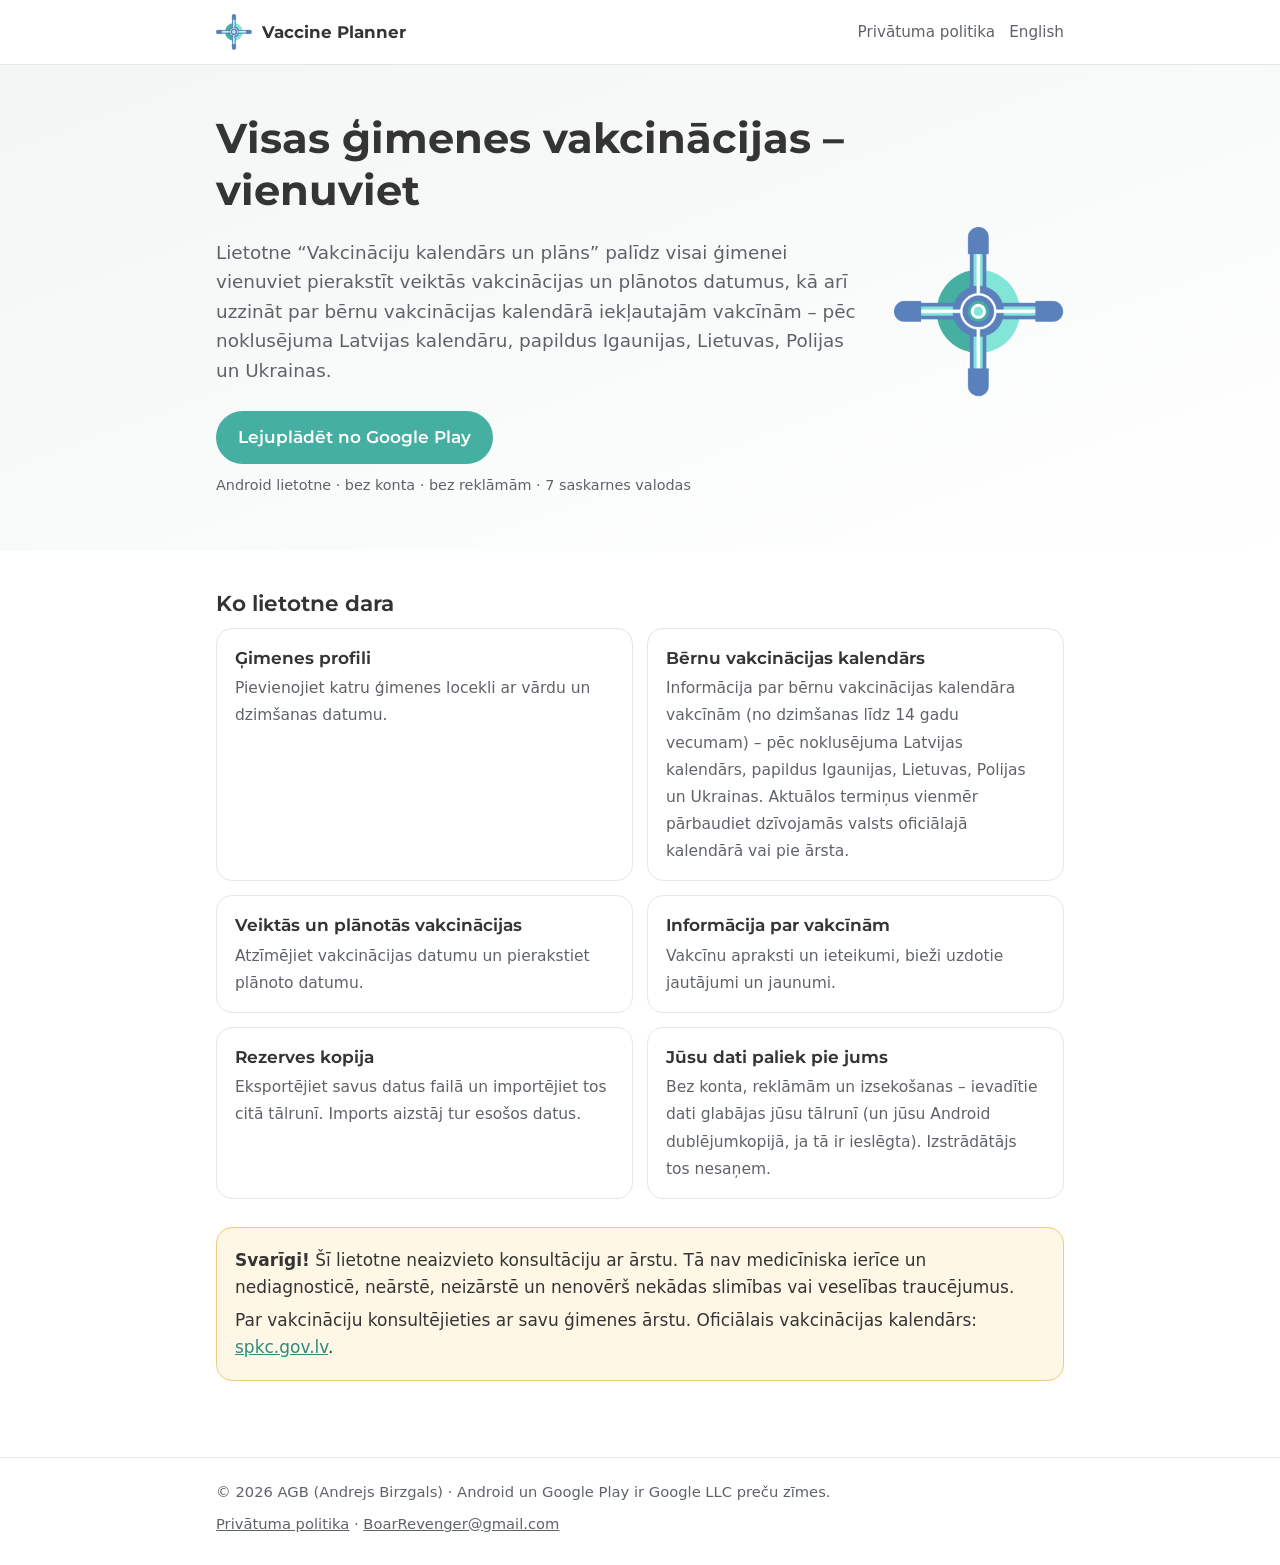
<file: index.html>
<!DOCTYPE html>
<html lang="lv">
<head>
  <meta charset="utf-8">
  <meta name="viewport" content="width=device-width, initial-scale=1">
  <title>Vakcināciju kalendārs un plāns (Vaccine Planner)</title>
  <meta name="description" content="Vakcināciju kalendārs un plāns: pierakstiet visas ģimenes vakcinācijas vienuviet un uzziniet par Latvijas bērnu vakcinācijas kalendāra vakcīnām. Bez konta un bez reklāmām – izstrādātājs jūsu datus nesaņem.">
  <link rel="icon" type="image/png" href="assets/icon.png">
  <link rel="stylesheet" href="assets/style.css">
  <link rel="alternate" hreflang="en" href="en.html">
</head>
<body>
  <header class="topbar">
    <div class="wrap">
      <a class="brand" href="index.html"><img src="assets/icon.png" alt="">Vaccine Planner</a>
      <nav class="nav" aria-label="Navigācija">
        <a href="privacy.html">Privātuma politika</a>
        <a href="en.html" lang="en">English</a>
      </nav>
    </div>
  </header>

  <main>
    <div class="hero">
      <div class="wrap">
        <div>
          <h1>Visas ģimenes vakcinācijas – vienuviet</h1>
          <p class="lead">Lietotne “Vakcināciju kalendārs un plāns” palīdz visai ģimenei vienuviet pierakstīt veiktās vakcinācijas un plānotos datumus, kā arī uzzināt par bērnu vakcinācijas kalendārā iekļautajām vakcīnām – pēc noklusējuma Latvijas kalendāru, papildus Igaunijas, Lietuvas, Polijas un Ukrainas.</p>
          <a class="button" href="https://play.google.com/store/apps/details?id=lv.sensora.vaccine" target="_blank" rel="noopener">Lejuplādēt no Google Play</a>
          <p class="note-small">Android lietotne · bez konta · bez reklāmām · 7 saskarnes valodas</p>
        </div>
        <img class="icon" src="assets/icon.png" alt="Lietotnes ikona">
      </div>
    </div>

    <div class="wrap">
      <h2>Ko lietotne dara</h2>
      <ul class="features">
        <li><strong>Ģimenes profili</strong><span>Pievienojiet katru ģimenes locekli ar vārdu un dzimšanas datumu.</span></li>
        <li><strong>Bērnu vakcinācijas kalendārs</strong><span>Informācija par bērnu vakcinācijas kalendāra vakcīnām (no dzimšanas līdz 14 gadu vecumam) – pēc noklusējuma Latvijas kalendārs, papildus Igaunijas, Lietuvas, Polijas un Ukrainas. Aktuālos termiņus vienmēr pārbaudiet dzīvojamās valsts oficiālajā kalendārā vai pie ārsta.</span></li>
        <li><strong>Veiktās un plānotās vakcinācijas</strong><span>Atzīmējiet vakcinācijas datumu un pierakstiet plānoto datumu.</span></li>
        <li><strong>Informācija par vakcīnām</strong><span>Vakcīnu apraksti un ieteikumi, bieži uzdotie jautājumi un jaunumi.</span></li>
        <li><strong>Rezerves kopija</strong><span>Eksportējiet savus datus failā un importējiet tos citā tālrunī. Imports aizstāj tur esošos datus.</span></li>
        <li><strong>Jūsu dati paliek pie jums</strong><span>Bez konta, reklāmām un izsekošanas – ievadītie dati glabājas jūsu tālrunī (un jūsu Android dublējumkopijā, ja tā ir ieslēgta). Izstrādātājs tos nesaņem.</span></li>
      </ul>

      <div class="notice" role="note">
        <p><strong>Svarīgi!</strong> Šī lietotne neaizvieto konsultāciju ar ārstu. Tā nav medicīniska ierīce un nediagnosticē, neārstē, neizārstē un nenovērš nekādas slimības vai veselības traucējumus.</p>
        <p>Par vakcināciju konsultējieties ar savu ģimenes ārstu. Oficiālais vakcinācijas kalendārs: <a href="https://www.spkc.gov.lv">spkc.gov.lv</a>.</p>
      </div>
    </div>
  </main>

  <footer>
    <div class="wrap">
      <span>© 2026 AGB (Andrejs Birzgals) · Android un Google Play ir Google LLC preču zīmes.</span>
      <span><a href="privacy.html">Privātuma politika</a> · <a href="mailto:BoarRevenger@gmail.com">BoarRevenger@gmail.com</a></span>
    </div>
  </footer>
</body>
</html>
</file>
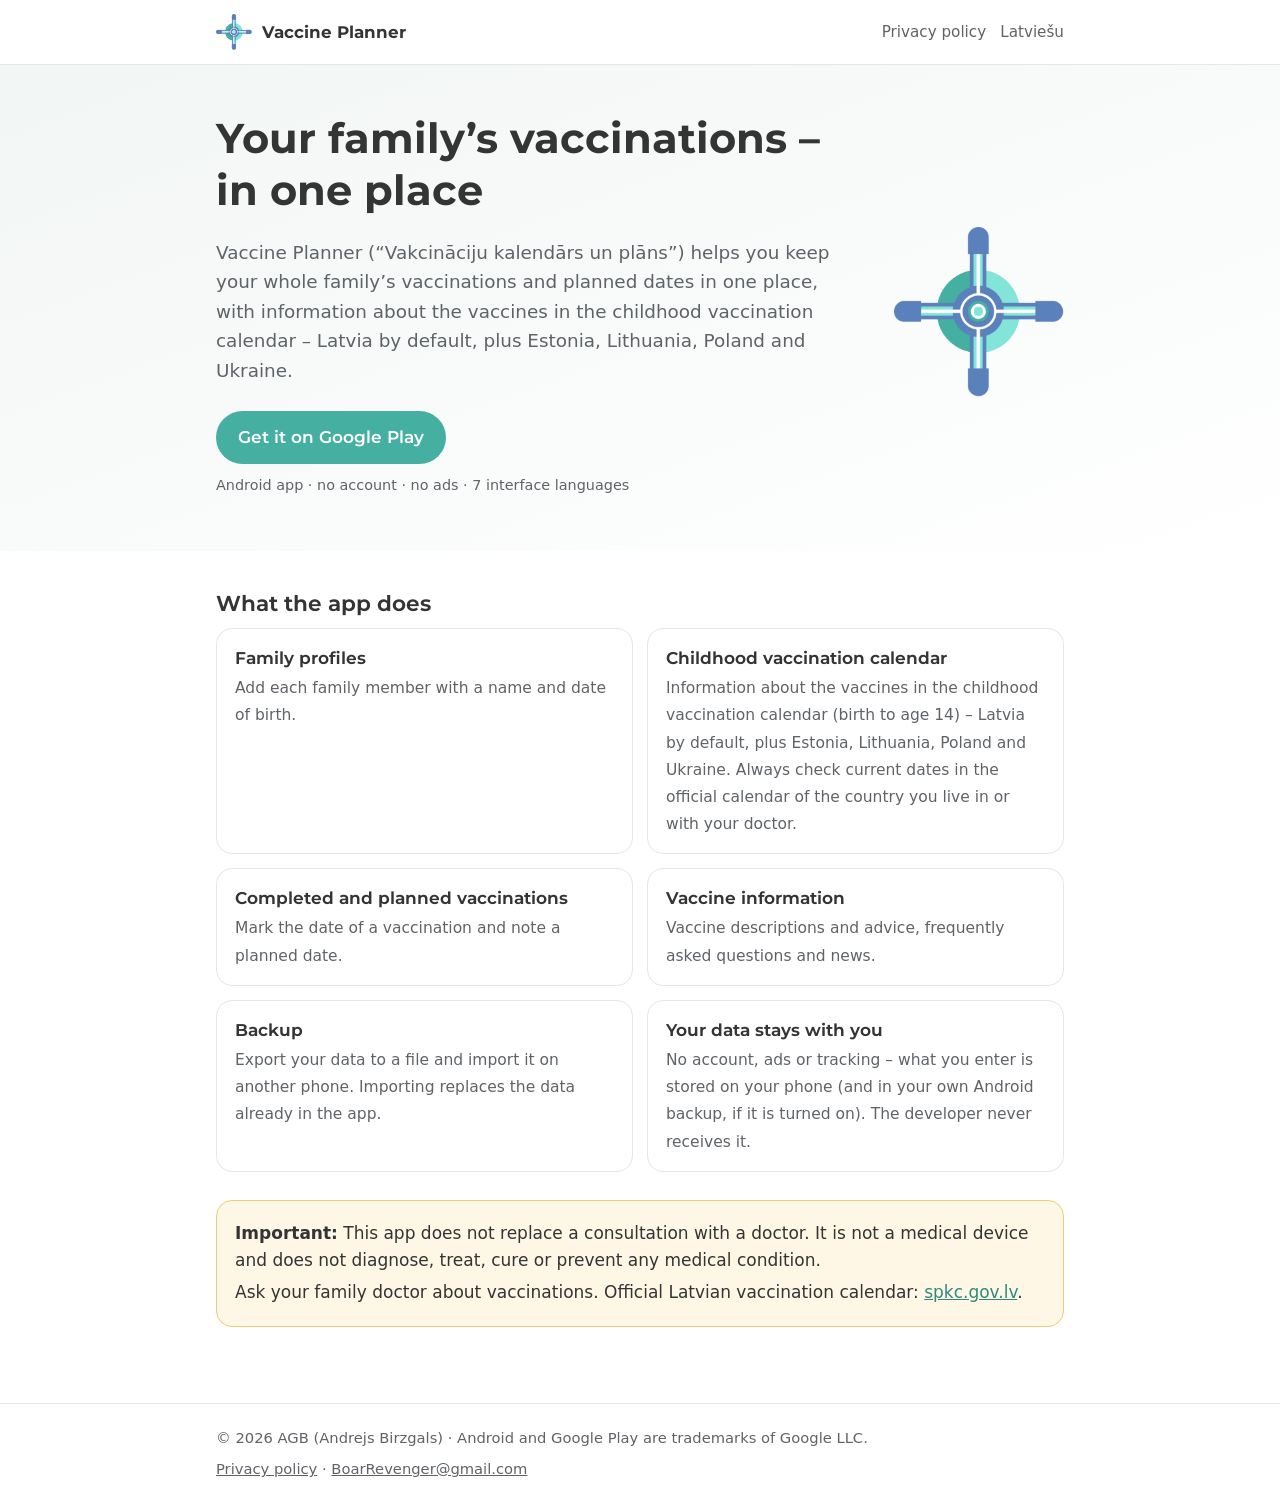
<file: en.html>
<!DOCTYPE html>
<html lang="en">
<head>
  <meta charset="utf-8">
  <meta name="viewport" content="width=device-width, initial-scale=1">
  <title>Vaccine Planner (Vakcināciju kalendārs un plāns)</title>
  <meta name="description" content="Vaccine Planner: keep your whole family’s vaccinations in one place, with information about the vaccines in the Latvian childhood vaccination calendar. No account, no ads – the developer never receives your data.">
  <link rel="icon" type="image/png" href="assets/icon.png">
  <link rel="stylesheet" href="assets/style.css">
  <link rel="alternate" hreflang="lv" href="index.html">
</head>
<body>
  <header class="topbar">
    <div class="wrap">
      <a class="brand" href="en.html"><img src="assets/icon.png" alt="">Vaccine Planner</a>
      <nav class="nav" aria-label="Navigation">
        <a href="privacy.html#en">Privacy policy</a>
        <a href="index.html" lang="lv">Latviešu</a>
      </nav>
    </div>
  </header>

  <main>
    <div class="hero">
      <div class="wrap">
        <div>
          <h1>Your family’s vaccinations – in one place</h1>
          <p class="lead">Vaccine Planner (“Vakcināciju kalendārs un plāns”) helps you keep your whole family’s vaccinations and planned dates in one place, with information about the vaccines in the childhood vaccination calendar – Latvia by default, plus Estonia, Lithuania, Poland and Ukraine.</p>
          <a class="button" href="https://play.google.com/store/apps/details?id=lv.sensora.vaccine" target="_blank" rel="noopener">Get it on Google Play</a>
          <p class="note-small">Android app · no account · no ads · 7 interface languages</p>
        </div>
        <img class="icon" src="assets/icon.png" alt="App icon">
      </div>
    </div>

    <div class="wrap">
      <h2>What the app does</h2>
      <ul class="features">
        <li><strong>Family profiles</strong><span>Add each family member with a name and date of birth.</span></li>
        <li><strong>Childhood vaccination calendar</strong><span>Information about the vaccines in the childhood vaccination calendar (birth to age 14) – Latvia by default, plus Estonia, Lithuania, Poland and Ukraine. Always check current dates in the official calendar of the country you live in or with your doctor.</span></li>
        <li><strong>Completed and planned vaccinations</strong><span>Mark the date of a vaccination and note a planned date.</span></li>
        <li><strong>Vaccine information</strong><span>Vaccine descriptions and advice, frequently asked questions and news.</span></li>
        <li><strong>Backup</strong><span>Export your data to a file and import it on another phone. Importing replaces the data already in the app.</span></li>
        <li><strong>Your data stays with you</strong><span>No account, ads or tracking – what you enter is stored on your phone (and in your own Android backup, if it is turned on). The developer never receives it.</span></li>
      </ul>

      <div class="notice" role="note">
        <p><strong>Important:</strong> This app does not replace a consultation with a doctor. It is not a medical device and does not diagnose, treat, cure or prevent any medical condition.</p>
        <p>Ask your family doctor about vaccinations. Official Latvian vaccination calendar: <a href="https://www.spkc.gov.lv">spkc.gov.lv</a>.</p>
      </div>
    </div>
  </main>

  <footer>
    <div class="wrap">
      <span>© 2026 AGB (Andrejs Birzgals) · Android and Google Play are trademarks of Google LLC.</span>
      <span><a href="privacy.html#en">Privacy policy</a> · <a href="mailto:BoarRevenger@gmail.com">BoarRevenger@gmail.com</a></span>
    </div>
  </footer>
</body>
</html>
</file>
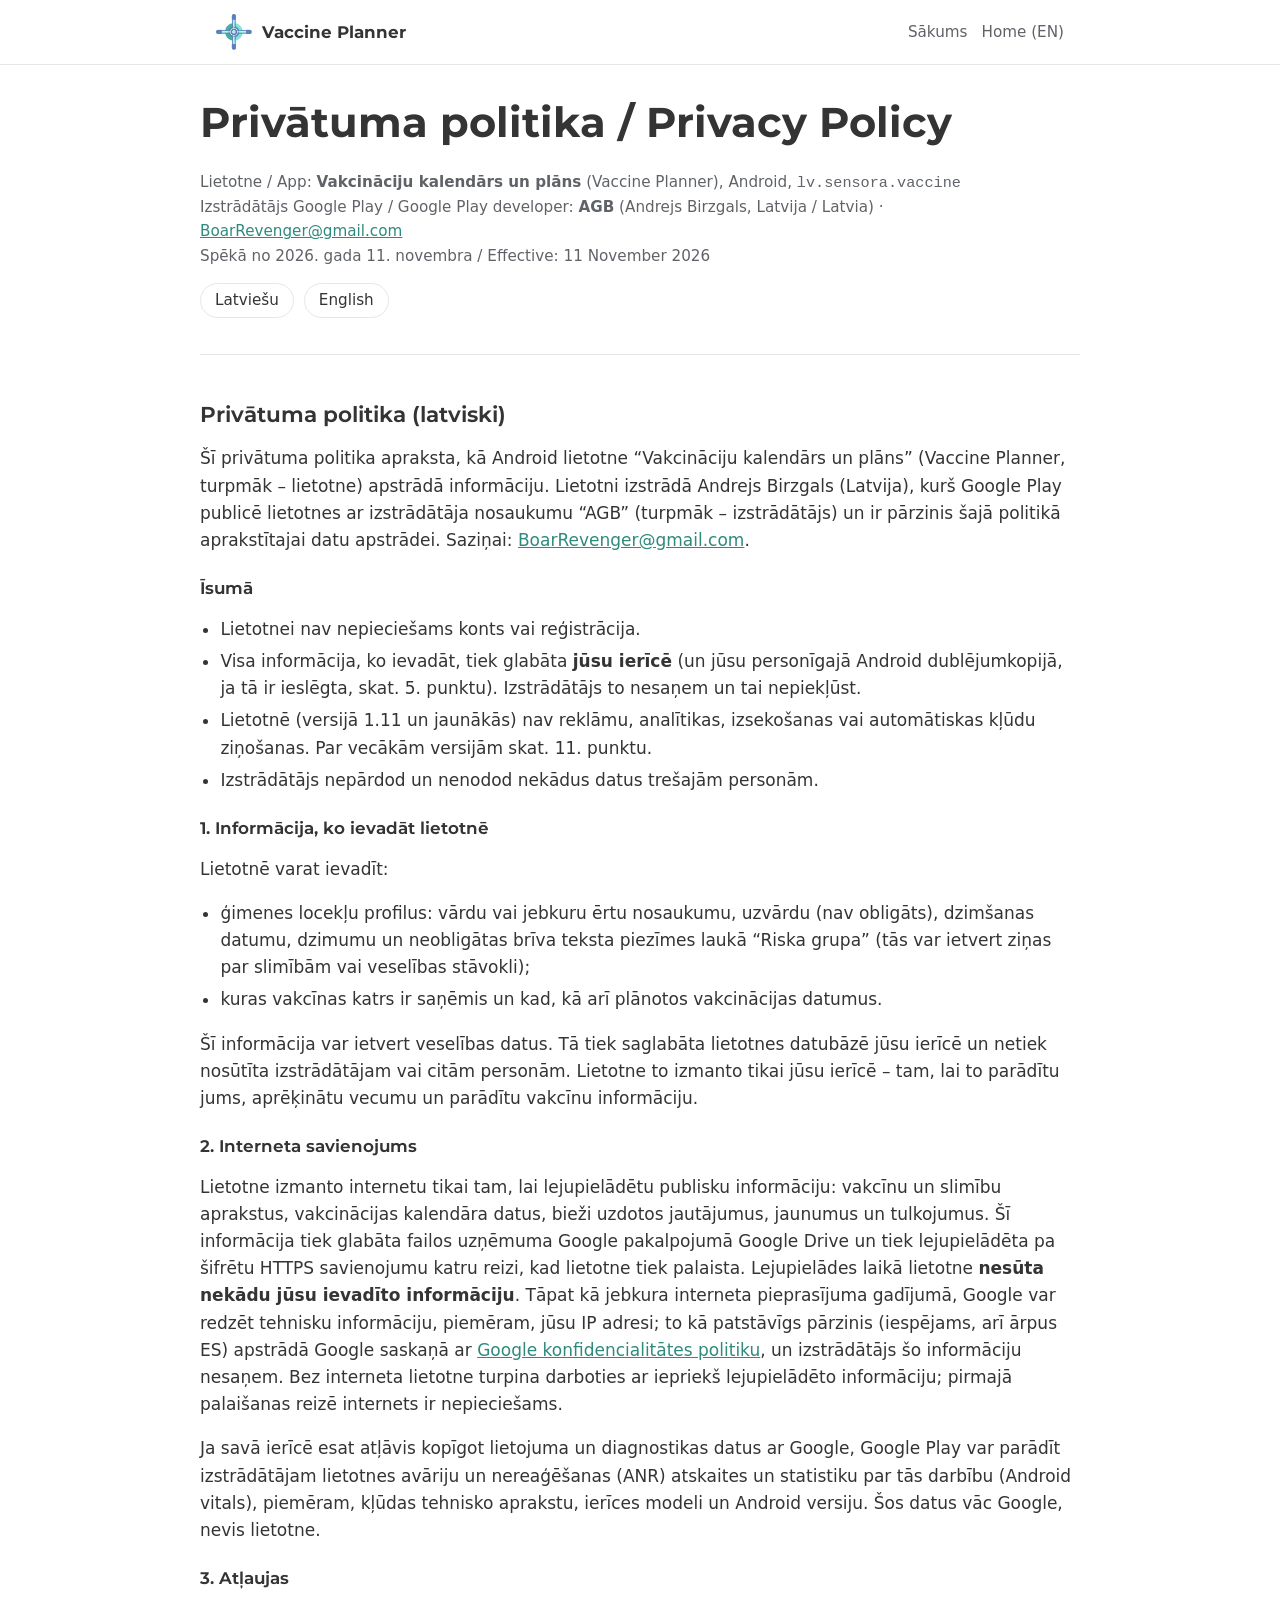
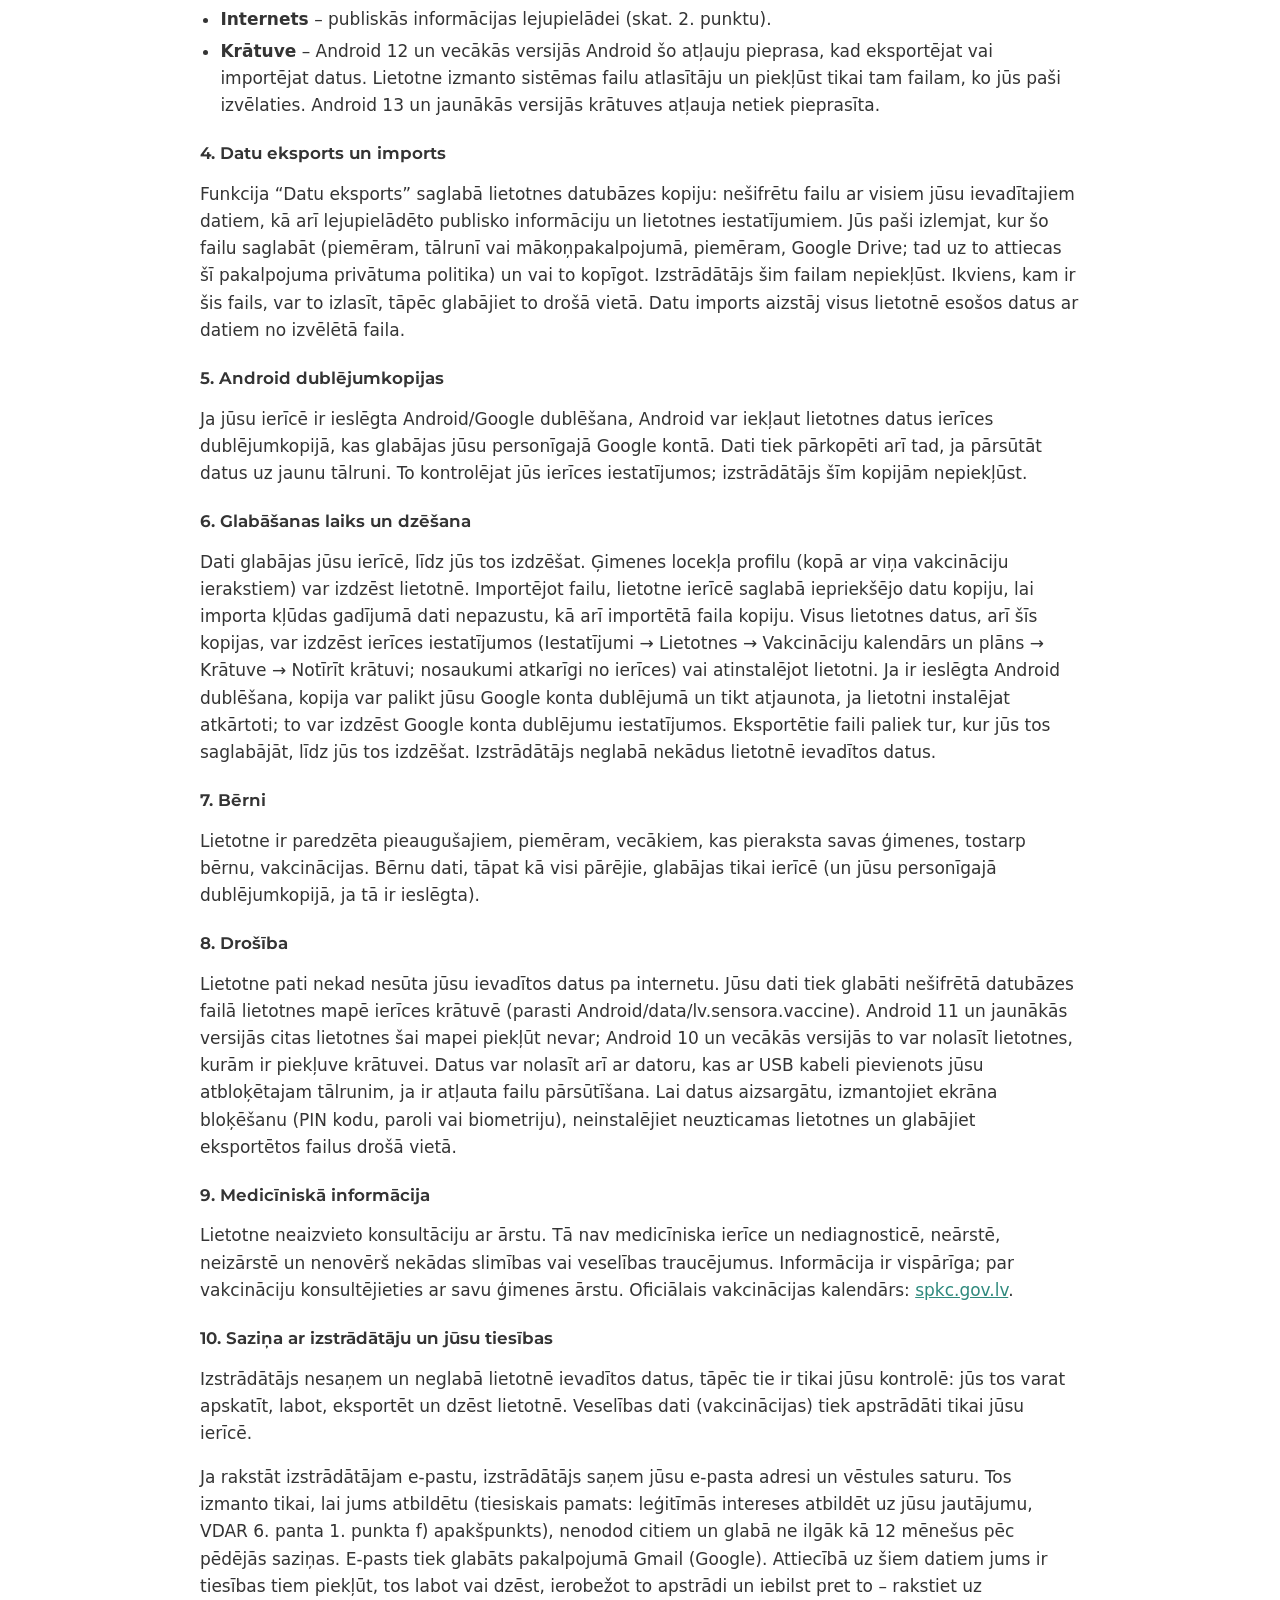
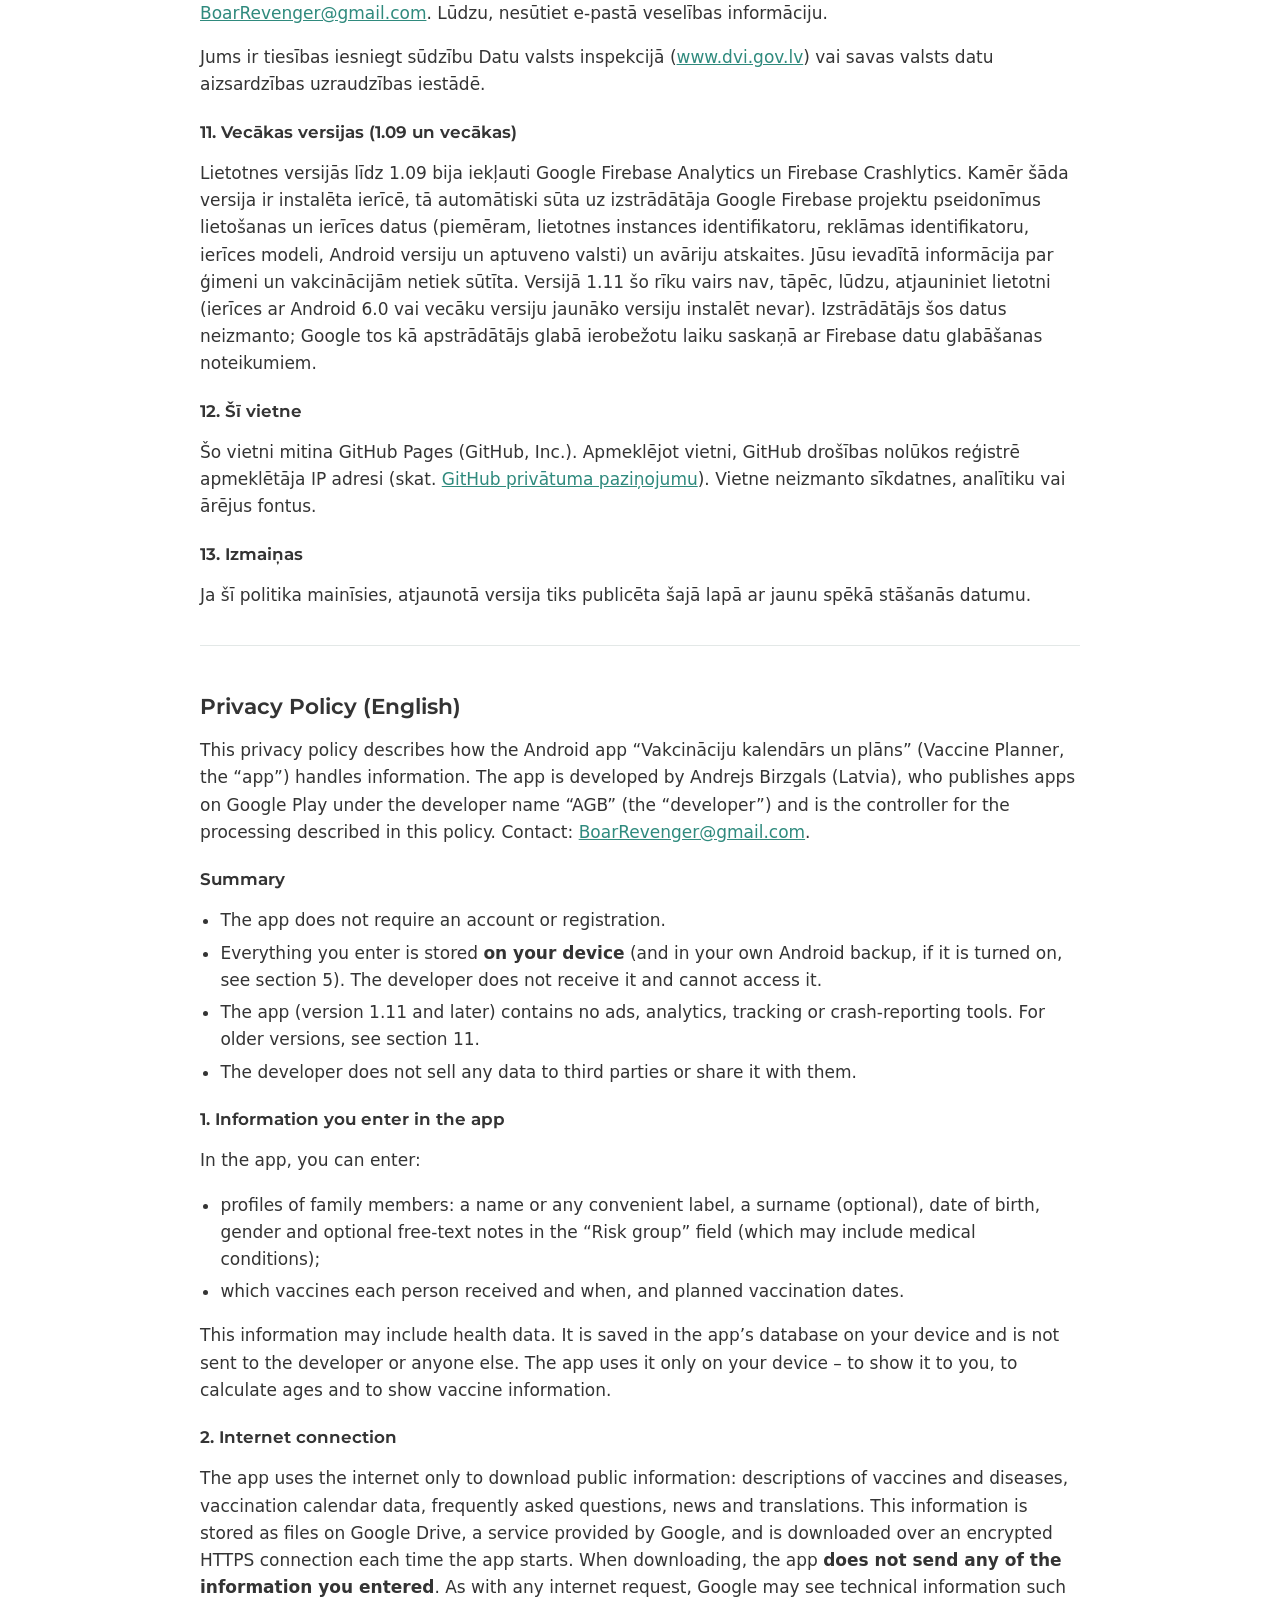
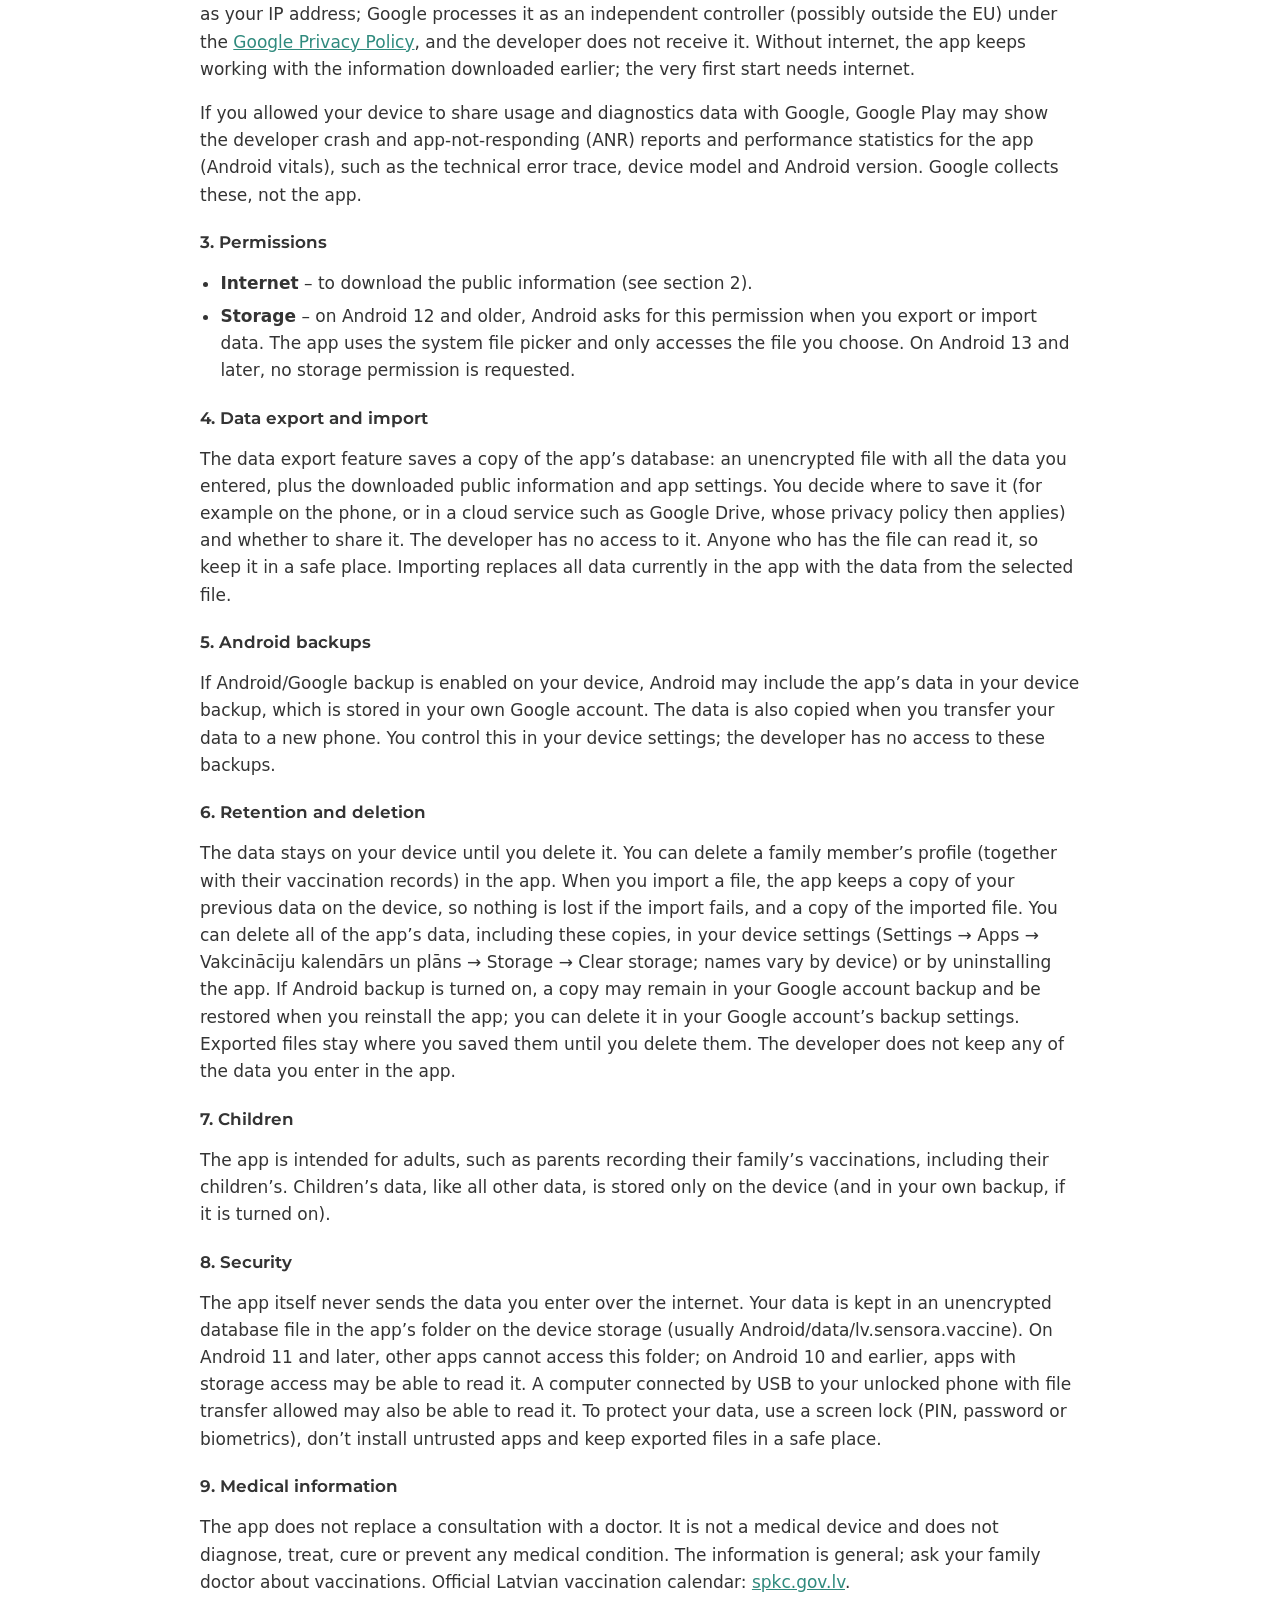
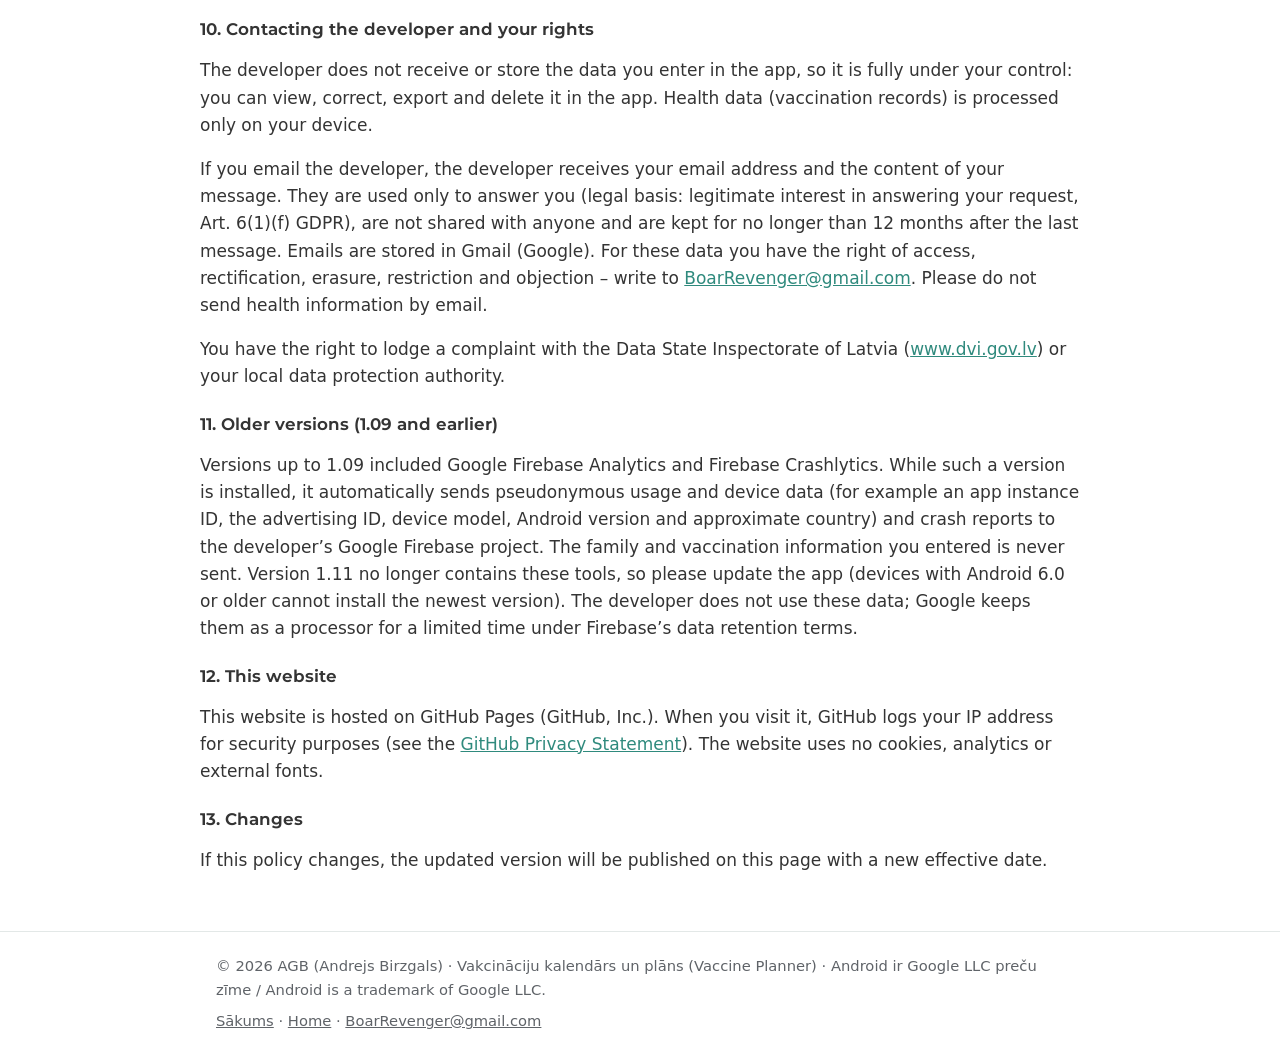
<file: privacy.html>
<!DOCTYPE html>
<html lang="lv">
<head>
  <meta charset="utf-8">
  <meta name="viewport" content="width=device-width, initial-scale=1">
  <title>Privātuma politika / Privacy Policy – Vakcināciju kalendārs un plāns (Vaccine Planner) – AGB</title>
  <meta name="description" content="Lietotnes “Vakcināciju kalendārs un plāns” (Vaccine Planner) privātuma politika latviešu un angļu valodā. Izstrādātājs nesaņem jūsu ievadītos datus: tie glabājas jūsu tālrunī.">
  <link rel="icon" type="image/png" href="assets/icon.png">
  <link rel="stylesheet" href="assets/style.css">
</head>
<body>
  <header class="topbar">
    <div class="wrap">
      <a class="brand" href="index.html"><img src="assets/icon.png" alt="">Vaccine Planner</a>
      <nav class="nav" aria-label="Navigācija / Navigation">
        <a href="index.html">Sākums</a>
        <a href="en.html" lang="en">Home (EN)</a>
      </nav>
    </div>
  </header>

  <main class="wrap policy">
    <h1>Privātuma politika <span lang="en">/ Privacy Policy</span></h1>
    <p class="meta">Lietotne / App: <strong>Vakcināciju kalendārs un plāns</strong> (Vaccine Planner), Android, <code>lv.sensora.vaccine</code><br>
      Izstrādātājs Google Play / Google Play developer: <strong>AGB</strong> (Andrejs Birzgals, Latvija / Latvia) · <a href="mailto:BoarRevenger@gmail.com">BoarRevenger@gmail.com</a><br>
      Spēkā no 2026. gada 11. novembra / Effective: 11 November 2026</p>
    <div class="langs">
      <a href="#lv">Latviešu</a>
      <a href="#en" lang="en">English</a>
    </div>

    <!-- ============================== LATVIEŠU ============================== -->
    <section id="lv">
      <h2>Privātuma politika (latviski)</h2>
      <p>Šī privātuma politika apraksta, kā Android lietotne “Vakcināciju kalendārs un plāns” (Vaccine Planner, turpmāk – lietotne) apstrādā informāciju. Lietotni izstrādā Andrejs Birzgals (Latvija), kurš Google Play publicē lietotnes ar izstrādātāja nosaukumu “AGB” (turpmāk – izstrādātājs) un ir pārzinis šajā politikā aprakstītajai datu apstrādei. Saziņai: <a href="mailto:BoarRevenger@gmail.com">BoarRevenger@gmail.com</a>.</p>

      <h3>Īsumā</h3>
      <ul>
        <li>Lietotnei nav nepieciešams konts vai reģistrācija.</li>
        <li>Visa informācija, ko ievadāt, tiek glabāta <strong>jūsu ierīcē</strong> (un jūsu personīgajā Android dublējumkopijā, ja tā ir ieslēgta, skat. 5. punktu). Izstrādātājs to nesaņem un tai nepiekļūst.</li>
        <li>Lietotnē (versijā 1.11 un jaunākās) nav reklāmu, analītikas, izsekošanas vai automātiskas kļūdu ziņošanas. Par vecākām versijām skat. 11. punktu.</li>
        <li>Izstrādātājs nepārdod un nenodod nekādus datus trešajām personām.</li>
      </ul>

      <h3>1. Informācija, ko ievadāt lietotnē</h3>
      <p>Lietotnē varat ievadīt:</p>
      <ul>
        <li>ģimenes locekļu profilus: vārdu vai jebkuru ērtu nosaukumu, uzvārdu (nav obligāts), dzimšanas datumu, dzimumu un neobligātas brīva teksta piezīmes laukā “Riska grupa” (tās var ietvert ziņas par slimībām vai veselības stāvokli);</li>
        <li>kuras vakcīnas katrs ir saņēmis un kad, kā arī plānotos vakcinācijas datumus.</li>
      </ul>
      <p>Šī informācija var ietvert veselības datus. Tā tiek saglabāta lietotnes datubāzē jūsu ierīcē un netiek nosūtīta izstrādātājam vai citām personām. Lietotne to izmanto tikai jūsu ierīcē – tam, lai to parādītu jums, aprēķinātu vecumu un parādītu vakcīnu informāciju.</p>

      <h3>2. Interneta savienojums</h3>
      <p>Lietotne izmanto internetu tikai tam, lai lejupielādētu publisku informāciju: vakcīnu un slimību aprakstus, vakcinācijas kalendāra datus, bieži uzdotos jautājumus, jaunumus un tulkojumus. Šī informācija tiek glabāta failos uzņēmuma Google pakalpojumā Google Drive un tiek lejupielādēta pa šifrētu HTTPS savienojumu katru reizi, kad lietotne tiek palaista. Lejupielādes laikā lietotne <strong>nesūta nekādu jūsu ievadīto informāciju</strong>. Tāpat kā jebkura interneta pieprasījuma gadījumā, Google var redzēt tehnisku informāciju, piemēram, jūsu IP adresi; to kā patstāvīgs pārzinis (iespējams, arī ārpus ES) apstrādā Google saskaņā ar <a href="https://policies.google.com/privacy?hl=lv">Google konfidencialitātes politiku</a>, un izstrādātājs šo informāciju nesaņem. Bez interneta lietotne turpina darboties ar iepriekš lejupielādēto informāciju; pirmajā palaišanas reizē internets ir nepieciešams.</p>
      <p>Ja savā ierīcē esat atļāvis kopīgot lietojuma un diagnostikas datus ar Google, Google Play var parādīt izstrādātājam lietotnes avāriju un nereaģēšanas (ANR) atskaites un statistiku par tās darbību (Android vitals), piemēram, kļūdas tehnisko aprakstu, ierīces modeli un Android versiju. Šos datus vāc Google, nevis lietotne.</p>

      <h3>3. Atļaujas</h3>
      <ul>
        <li><strong>Internets</strong> – publiskās informācijas lejupielādei (skat. 2. punktu).</li>
        <li><strong>Krātuve</strong> – Android 12 un vecākās versijās Android šo atļauju pieprasa, kad eksportējat vai importējat datus. Lietotne izmanto sistēmas failu atlasītāju un piekļūst tikai tam failam, ko jūs paši izvēlaties. Android 13 un jaunākās versijās krātuves atļauja netiek pieprasīta.</li>
      </ul>

      <h3>4. Datu eksports un imports</h3>
      <p>Funkcija “Datu eksports” saglabā lietotnes datubāzes kopiju: nešifrētu failu ar visiem jūsu ievadītajiem datiem, kā arī lejupielādēto publisko informāciju un lietotnes iestatījumiem. Jūs paši izlemjat, kur šo failu saglabāt (piemēram, tālrunī vai mākoņpakalpojumā, piemēram, Google Drive; tad uz to attiecas šī pakalpojuma privātuma politika) un vai to kopīgot. Izstrādātājs šim failam nepiekļūst. Ikviens, kam ir šis fails, var to izlasīt, tāpēc glabājiet to drošā vietā. Datu imports aizstāj visus lietotnē esošos datus ar datiem no izvēlētā faila.</p>

      <h3>5. Android dublējumkopijas</h3>
      <p>Ja jūsu ierīcē ir ieslēgta Android/Google dublēšana, Android var iekļaut lietotnes datus ierīces dublējumkopijā, kas glabājas jūsu personīgajā Google kontā. Dati tiek pārkopēti arī tad, ja pārsūtāt datus uz jaunu tālruni. To kontrolējat jūs ierīces iestatījumos; izstrādātājs šīm kopijām nepiekļūst.</p>

      <h3>6. Glabāšanas laiks un dzēšana</h3>
      <p>Dati glabājas jūsu ierīcē, līdz jūs tos izdzēšat. Ģimenes locekļa profilu (kopā ar viņa vakcināciju ierakstiem) var izdzēst lietotnē. Importējot failu, lietotne ierīcē saglabā iepriekšējo datu kopiju, lai importa kļūdas gadījumā dati nepazustu, kā arī importētā faila kopiju. Visus lietotnes datus, arī šīs kopijas, var izdzēst ierīces iestatījumos (Iestatījumi → Lietotnes → Vakcināciju kalendārs un plāns → Krātuve → Notīrīt krātuvi; nosaukumi atkarīgi no ierīces) vai atinstalējot lietotni. Ja ir ieslēgta Android dublēšana, kopija var palikt jūsu Google konta dublējumā un tikt atjaunota, ja lietotni instalējat atkārtoti; to var izdzēst Google konta dublējumu iestatījumos. Eksportētie faili paliek tur, kur jūs tos saglabājāt, līdz jūs tos izdzēšat. Izstrādātājs neglabā nekādus lietotnē ievadītos datus.</p>

      <h3>7. Bērni</h3>
      <p>Lietotne ir paredzēta pieaugušajiem, piemēram, vecākiem, kas pieraksta savas ģimenes, tostarp bērnu, vakcinācijas. Bērnu dati, tāpat kā visi pārējie, glabājas tikai ierīcē (un jūsu personīgajā dublējumkopijā, ja tā ir ieslēgta).</p>

      <h3>8. Drošība</h3>
      <p>Lietotne pati nekad nesūta jūsu ievadītos datus pa internetu. Jūsu dati tiek glabāti nešifrētā datubāzes failā lietotnes mapē ierīces krātuvē (parasti Android/data/lv.sensora.vaccine). Android 11 un jaunākās versijās citas lietotnes šai mapei piekļūt nevar; Android 10 un vecākās versijās to var nolasīt lietotnes, kurām ir piekļuve krātuvei. Datus var nolasīt arī ar datoru, kas ar USB kabeli pievienots jūsu atbloķētajam tālrunim, ja ir atļauta failu pārsūtīšana. Lai datus aizsargātu, izmantojiet ekrāna bloķēšanu (PIN kodu, paroli vai biometriju), neinstalējiet neuzticamas lietotnes un glabājiet eksportētos failus drošā vietā.</p>

      <h3>9. Medicīniskā informācija</h3>
      <p>Lietotne neaizvieto konsultāciju ar ārstu. Tā nav medicīniska ierīce un nediagnosticē, neārstē, neizārstē un nenovērš nekādas slimības vai veselības traucējumus. Informācija ir vispārīga; par vakcināciju konsultējieties ar savu ģimenes ārstu. Oficiālais vakcinācijas kalendārs: <a href="https://www.spkc.gov.lv">spkc.gov.lv</a>.</p>

      <h3>10. Saziņa ar izstrādātāju un jūsu tiesības</h3>
      <p>Izstrādātājs nesaņem un neglabā lietotnē ievadītos datus, tāpēc tie ir tikai jūsu kontrolē: jūs tos varat apskatīt, labot, eksportēt un dzēst lietotnē. Veselības dati (vakcinācijas) tiek apstrādāti tikai jūsu ierīcē.</p>
      <p>Ja rakstāt izstrādātājam e-pastu, izstrādātājs saņem jūsu e-pasta adresi un vēstules saturu. Tos izmanto tikai, lai jums atbildētu (tiesiskais pamats: leģitīmās intereses atbildēt uz jūsu jautājumu, VDAR 6. panta 1. punkta f) apakšpunkts), nenodod citiem un glabā ne ilgāk kā 12 mēnešus pēc pēdējās saziņas. E-pasts tiek glabāts pakalpojumā Gmail (Google). Attiecībā uz šiem datiem jums ir tiesības tiem piekļūt, tos labot vai dzēst, ierobežot to apstrādi un iebilst pret to – rakstiet uz <a href="mailto:BoarRevenger@gmail.com">BoarRevenger@gmail.com</a>. Lūdzu, nesūtiet e-pastā veselības informāciju.</p>
      <p>Jums ir tiesības iesniegt sūdzību Datu valsts inspekcijā (<a href="https://www.dvi.gov.lv">www.dvi.gov.lv</a>) vai savas valsts datu aizsardzības uzraudzības iestādē.</p>

      <h3>11. Vecākas versijas (1.09 un vecākas)</h3>
      <p>Lietotnes versijās līdz 1.09 bija iekļauti Google Firebase Analytics un Firebase Crashlytics. Kamēr šāda versija ir instalēta ierīcē, tā automātiski sūta uz izstrādātāja Google Firebase projektu pseidonīmus lietošanas un ierīces datus (piemēram, lietotnes instances identifikatoru, reklāmas identifikatoru, ierīces modeli, Android versiju un aptuveno valsti) un avāriju atskaites. Jūsu ievadītā informācija par ģimeni un vakcinācijām netiek sūtīta. Versijā 1.11 šo rīku vairs nav, tāpēc, lūdzu, atjauniniet lietotni (ierīces ar Android 6.0 vai vecāku versiju jaunāko versiju instalēt nevar). Izstrādātājs šos datus neizmanto; Google tos kā apstrādātājs glabā ierobežotu laiku saskaņā ar Firebase datu glabāšanas noteikumiem.</p>

      <h3>12. Šī vietne</h3>
      <p>Šo vietni mitina GitHub Pages (GitHub, Inc.). Apmeklējot vietni, GitHub drošības nolūkos reģistrē apmeklētāja IP adresi (skat. <a href="https://docs.github.com/site-policy/privacy-policies/github-general-privacy-statement">GitHub privātuma paziņojumu</a>). Vietne neizmanto sīkdatnes, analītiku vai ārējus fontus.</p>

      <h3>13. Izmaiņas</h3>
      <p>Ja šī politika mainīsies, atjaunotā versija tiks publicēta šajā lapā ar jaunu spēkā stāšanās datumu.</p>
    </section>

    <!-- ============================== ENGLISH ============================== -->
    <section id="en" lang="en">
      <h2>Privacy Policy (English)</h2>
      <p>This privacy policy describes how the Android app “Vakcināciju kalendārs un plāns” (Vaccine Planner, the “app”) handles information. The app is developed by Andrejs Birzgals (Latvia), who publishes apps on Google Play under the developer name “AGB” (the “developer”) and is the controller for the processing described in this policy. Contact: <a href="mailto:BoarRevenger@gmail.com">BoarRevenger@gmail.com</a>.</p>

      <h3>Summary</h3>
      <ul>
        <li>The app does not require an account or registration.</li>
        <li>Everything you enter is stored <strong>on your device</strong> (and in your own Android backup, if it is turned on, see section 5). The developer does not receive it and cannot access it.</li>
        <li>The app (version 1.11 and later) contains no ads, analytics, tracking or crash-reporting tools. For older versions, see section 11.</li>
        <li>The developer does not sell any data to third parties or share it with them.</li>
      </ul>

      <h3>1. Information you enter in the app</h3>
      <p>In the app, you can enter:</p>
      <ul>
        <li>profiles of family members: a name or any convenient label, a surname (optional), date of birth, gender and optional free-text notes in the “Risk group” field (which may include medical conditions);</li>
        <li>which vaccines each person received and when, and planned vaccination dates.</li>
      </ul>
      <p>This information may include health data. It is saved in the app’s database on your device and is not sent to the developer or anyone else. The app uses it only on your device – to show it to you, to calculate ages and to show vaccine information.</p>

      <h3>2. Internet connection</h3>
      <p>The app uses the internet only to download public information: descriptions of vaccines and diseases, vaccination calendar data, frequently asked questions, news and translations. This information is stored as files on Google Drive, a service provided by Google, and is downloaded over an encrypted HTTPS connection each time the app starts. When downloading, the app <strong>does not send any of the information you entered</strong>. As with any internet request, Google may see technical information such as your IP address; Google processes it as an independent controller (possibly outside the EU) under the <a href="https://policies.google.com/privacy">Google Privacy Policy</a>, and the developer does not receive it. Without internet, the app keeps working with the information downloaded earlier; the very first start needs internet.</p>
      <p>If you allowed your device to share usage and diagnostics data with Google, Google Play may show the developer crash and app-not-responding (ANR) reports and performance statistics for the app (Android vitals), such as the technical error trace, device model and Android version. Google collects these, not the app.</p>

      <h3>3. Permissions</h3>
      <ul>
        <li><strong>Internet</strong> – to download the public information (see section 2).</li>
        <li><strong>Storage</strong> – on Android 12 and older, Android asks for this permission when you export or import data. The app uses the system file picker and only accesses the file you choose. On Android 13 and later, no storage permission is requested.</li>
      </ul>

      <h3>4. Data export and import</h3>
      <p>The data export feature saves a copy of the app’s database: an unencrypted file with all the data you entered, plus the downloaded public information and app settings. You decide where to save it (for example on the phone, or in a cloud service such as Google Drive, whose privacy policy then applies) and whether to share it. The developer has no access to it. Anyone who has the file can read it, so keep it in a safe place. Importing replaces all data currently in the app with the data from the selected file.</p>

      <h3>5. Android backups</h3>
      <p>If Android/Google backup is enabled on your device, Android may include the app’s data in your device backup, which is stored in your own Google account. The data is also copied when you transfer your data to a new phone. You control this in your device settings; the developer has no access to these backups.</p>

      <h3>6. Retention and deletion</h3>
      <p>The data stays on your device until you delete it. You can delete a family member’s profile (together with their vaccination records) in the app. When you import a file, the app keeps a copy of your previous data on the device, so nothing is lost if the import fails, and a copy of the imported file. You can delete all of the app’s data, including these copies, in your device settings (Settings → Apps → Vakcināciju kalendārs un plāns → Storage → Clear storage; names vary by device) or by uninstalling the app. If Android backup is turned on, a copy may remain in your Google account backup and be restored when you reinstall the app; you can delete it in your Google account’s backup settings. Exported files stay where you saved them until you delete them. The developer does not keep any of the data you enter in the app.</p>

      <h3>7. Children</h3>
      <p>The app is intended for adults, such as parents recording their family’s vaccinations, including their children’s. Children’s data, like all other data, is stored only on the device (and in your own backup, if it is turned on).</p>

      <h3>8. Security</h3>
      <p>The app itself never sends the data you enter over the internet. Your data is kept in an unencrypted database file in the app’s folder on the device storage (usually Android/data/lv.sensora.vaccine). On Android 11 and later, other apps cannot access this folder; on Android 10 and earlier, apps with storage access may be able to read it. A computer connected by USB to your unlocked phone with file transfer allowed may also be able to read it. To protect your data, use a screen lock (PIN, password or biometrics), don’t install untrusted apps and keep exported files in a safe place.</p>

      <h3>9. Medical information</h3>
      <p>The app does not replace a consultation with a doctor. It is not a medical device and does not diagnose, treat, cure or prevent any medical condition. The information is general; ask your family doctor about vaccinations. Official Latvian vaccination calendar: <a href="https://www.spkc.gov.lv">spkc.gov.lv</a>.</p>

      <h3>10. Contacting the developer and your rights</h3>
      <p>The developer does not receive or store the data you enter in the app, so it is fully under your control: you can view, correct, export and delete it in the app. Health data (vaccination records) is processed only on your device.</p>
      <p>If you email the developer, the developer receives your email address and the content of your message. They are used only to answer you (legal basis: legitimate interest in answering your request, Art. 6(1)(f) GDPR), are not shared with anyone and are kept for no longer than 12 months after the last message. Emails are stored in Gmail (Google). For these data you have the right of access, rectification, erasure, restriction and objection – write to <a href="mailto:BoarRevenger@gmail.com">BoarRevenger@gmail.com</a>. Please do not send health information by email.</p>
      <p>You have the right to lodge a complaint with the Data State Inspectorate of Latvia (<a href="https://www.dvi.gov.lv">www.dvi.gov.lv</a>) or your local data protection authority.</p>

      <h3>11. Older versions (1.09 and earlier)</h3>
      <p>Versions up to 1.09 included Google Firebase Analytics and Firebase Crashlytics. While such a version is installed, it automatically sends pseudonymous usage and device data (for example an app instance ID, the advertising ID, device model, Android version and approximate country) and crash reports to the developer’s Google Firebase project. The family and vaccination information you entered is never sent. Version 1.11 no longer contains these tools, so please update the app (devices with Android 6.0 or older cannot install the newest version). The developer does not use these data; Google keeps them as a processor for a limited time under Firebase’s data retention terms.</p>

      <h3>12. This website</h3>
      <p>This website is hosted on GitHub Pages (GitHub, Inc.). When you visit it, GitHub logs your IP address for security purposes (see the <a href="https://docs.github.com/site-policy/privacy-policies/github-general-privacy-statement">GitHub Privacy Statement</a>). The website uses no cookies, analytics or external fonts.</p>

      <h3>13. Changes</h3>
      <p>If this policy changes, the updated version will be published on this page with a new effective date.</p>
    </section>
  </main>

  <footer>
    <div class="wrap">
      <span>© 2026 AGB (Andrejs Birzgals) · Vakcināciju kalendārs un plāns (Vaccine Planner) · Android ir Google LLC preču zīme / Android is a trademark of Google LLC.</span>
      <span><a href="index.html">Sākums</a> · <a href="en.html">Home</a> · <a href="mailto:BoarRevenger@gmail.com">BoarRevenger@gmail.com</a></span>
    </div>
  </footer>
</body>
</html>
</file>
<file: assets/style.css>
/* Vaccine Planner website - colours taken from the app icon and UI */
@font-face {
  font-family: "Montserrat";
  src: url("fonts/Montserrat-VariableFont_wght.ttf") format("truetype");
  font-weight: 100 900;
  font-display: swap;
}

:root {
  --teal: #45b0a1;
  --teal-dark: #2f8a7d;
  --teal-light: #84e3d6;
  --blue: #5b7fc0;
  --text: #343434;
  --text-soft: #5f6368;
  --bg: #ffffff;
  --bg-soft: #f2f6f5;
  --card: #ffffff;
  --border: #e3e8e7;
  --warn-bg: #fff7e6;
  --warn-border: #f2c879;
  --radius: 16px;
  --font-head: "Montserrat", system-ui, -apple-system, "Segoe UI", Roboto, sans-serif;
  --font-body: system-ui, -apple-system, "Segoe UI", Roboto, "Helvetica Neue", Arial, sans-serif;
}

@media (prefers-color-scheme: dark) {
  :root {
    --text: #e8eaed;
    --text-soft: #b0b5ba;
    --bg: #121615;
    --bg-soft: #1a201f;
    --card: #1e2524;
    --border: #2c3534;
    --warn-bg: #2b2414;
    --warn-border: #7a6230;
    --teal-dark: #84e3d6;
  }
}

* { box-sizing: border-box; }

html { -webkit-text-size-adjust: 100%; }

body {
  margin: 0;
  font-family: var(--font-body);
  font-size: 17px;
  line-height: 1.6;
  color: var(--text);
  background: var(--bg);
}

a { color: var(--teal-dark); }
a:hover { text-decoration: none; }

h1, h2, h3 { font-family: var(--font-head); line-height: 1.25; margin: 0 0 0.5em; }
h1 { font-size: clamp(1.8rem, 5vw, 2.6rem); font-weight: 700; }
h2 { font-size: 1.35rem; font-weight: 650; margin-top: 1.8em; }
h3 { font-size: 1.05rem; font-weight: 650; margin-top: 1.4em; }

.wrap { max-width: 880px; margin: 0 auto; padding: 0 16px; }

/* Top bar */
.topbar { border-bottom: 1px solid var(--border); background: var(--bg); }
.topbar .wrap { display: flex; align-items: center; justify-content: space-between; gap: 12px; min-height: 64px; }
.brand { display: flex; align-items: center; gap: 10px; font-family: var(--font-head); font-weight: 700; font-size: 1.05rem;
  color: var(--text); text-decoration: none; }
.brand img { width: 36px; height: 36px; }
.nav { display: flex; gap: 14px; flex-wrap: wrap; font-size: 0.95rem; }
.nav a { color: var(--text-soft); text-decoration: none; }
.brand { white-space: nowrap; }
@media (max-width: 480px) {
  .topbar .wrap { flex-wrap: wrap; padding-top: 10px; padding-bottom: 10px; min-height: 0; }
  .nav { width: 100%; }
}
.nav a:hover, .nav a[aria-current="page"] { color: var(--teal-dark); }

/* Hero */
.hero { background: linear-gradient(160deg, var(--bg-soft), var(--bg)); padding: 48px 0 40px; }
.hero .wrap { display: grid; grid-template-columns: 1fr; gap: 28px; align-items: center; }
.hero img.icon { width: 132px; height: 132px; justify-self: center; }
.hero p.lead { font-size: 1.15rem; color: var(--text-soft); margin: 0 0 1.4em; }
@media (min-width: 720px) {
  .hero .wrap { grid-template-columns: 1fr 180px; }
  .hero img.icon { width: 170px; height: 170px; justify-self: end; }
}

.button {
  display: inline-block; background: var(--teal); color: #fff; font-family: var(--font-head); font-weight: 600;
  padding: 13px 22px; border-radius: 999px; text-decoration: none;
}
.button:hover { background: var(--teal-dark); color: #fff; }
.button-soon, .button-soon:hover { background: var(--bg-soft); color: var(--text-soft); border: 1px dashed var(--border); cursor: default; }
.note-small { font-size: 0.9rem; color: var(--text-soft); margin-top: 10px; }

/* Features */
.features { display: grid; grid-template-columns: 1fr; gap: 14px; margin: 8px 0 0; padding: 0; list-style: none; }
@media (min-width: 640px) { .features { grid-template-columns: 1fr 1fr; } }
.features li { background: var(--card); border: 1px solid var(--border); border-radius: var(--radius); padding: 16px 18px; }
.features strong { display: block; font-family: var(--font-head); font-weight: 650; margin-bottom: 2px; }
.features span { color: var(--text-soft); font-size: 0.97rem; }

/* Notices */
.notice { background: var(--warn-bg); border: 1px solid var(--warn-border); border-radius: var(--radius); padding: 14px 18px; margin: 28px 0; }
.notice p { margin: 0.3em 0; }

/* Policy page */
.policy { padding: 32px 0 16px; }
.policy .meta { color: var(--text-soft); font-size: 0.95rem; }
.policy section { border-top: 1px solid var(--border); margin-top: 36px; padding-top: 8px; }
.policy ul { padding-left: 1.2em; }
.policy li { margin: 0.3em 0; }
.langs { display: flex; gap: 10px; margin: 14px 0 0; }
.langs a { border: 1px solid var(--border); border-radius: 999px; padding: 4px 14px; text-decoration: none; color: var(--text); font-size: 0.95rem; }
.langs a:hover { border-color: var(--teal); }

main { padding-bottom: 24px; }

footer { border-top: 1px solid var(--border); padding: 22px 0 30px; color: var(--text-soft); font-size: 0.92rem; margin-top: 24px; }
footer .wrap { display: flex; flex-wrap: wrap; gap: 8px 20px; justify-content: space-between; }
footer a { color: var(--text-soft); }
</file>
